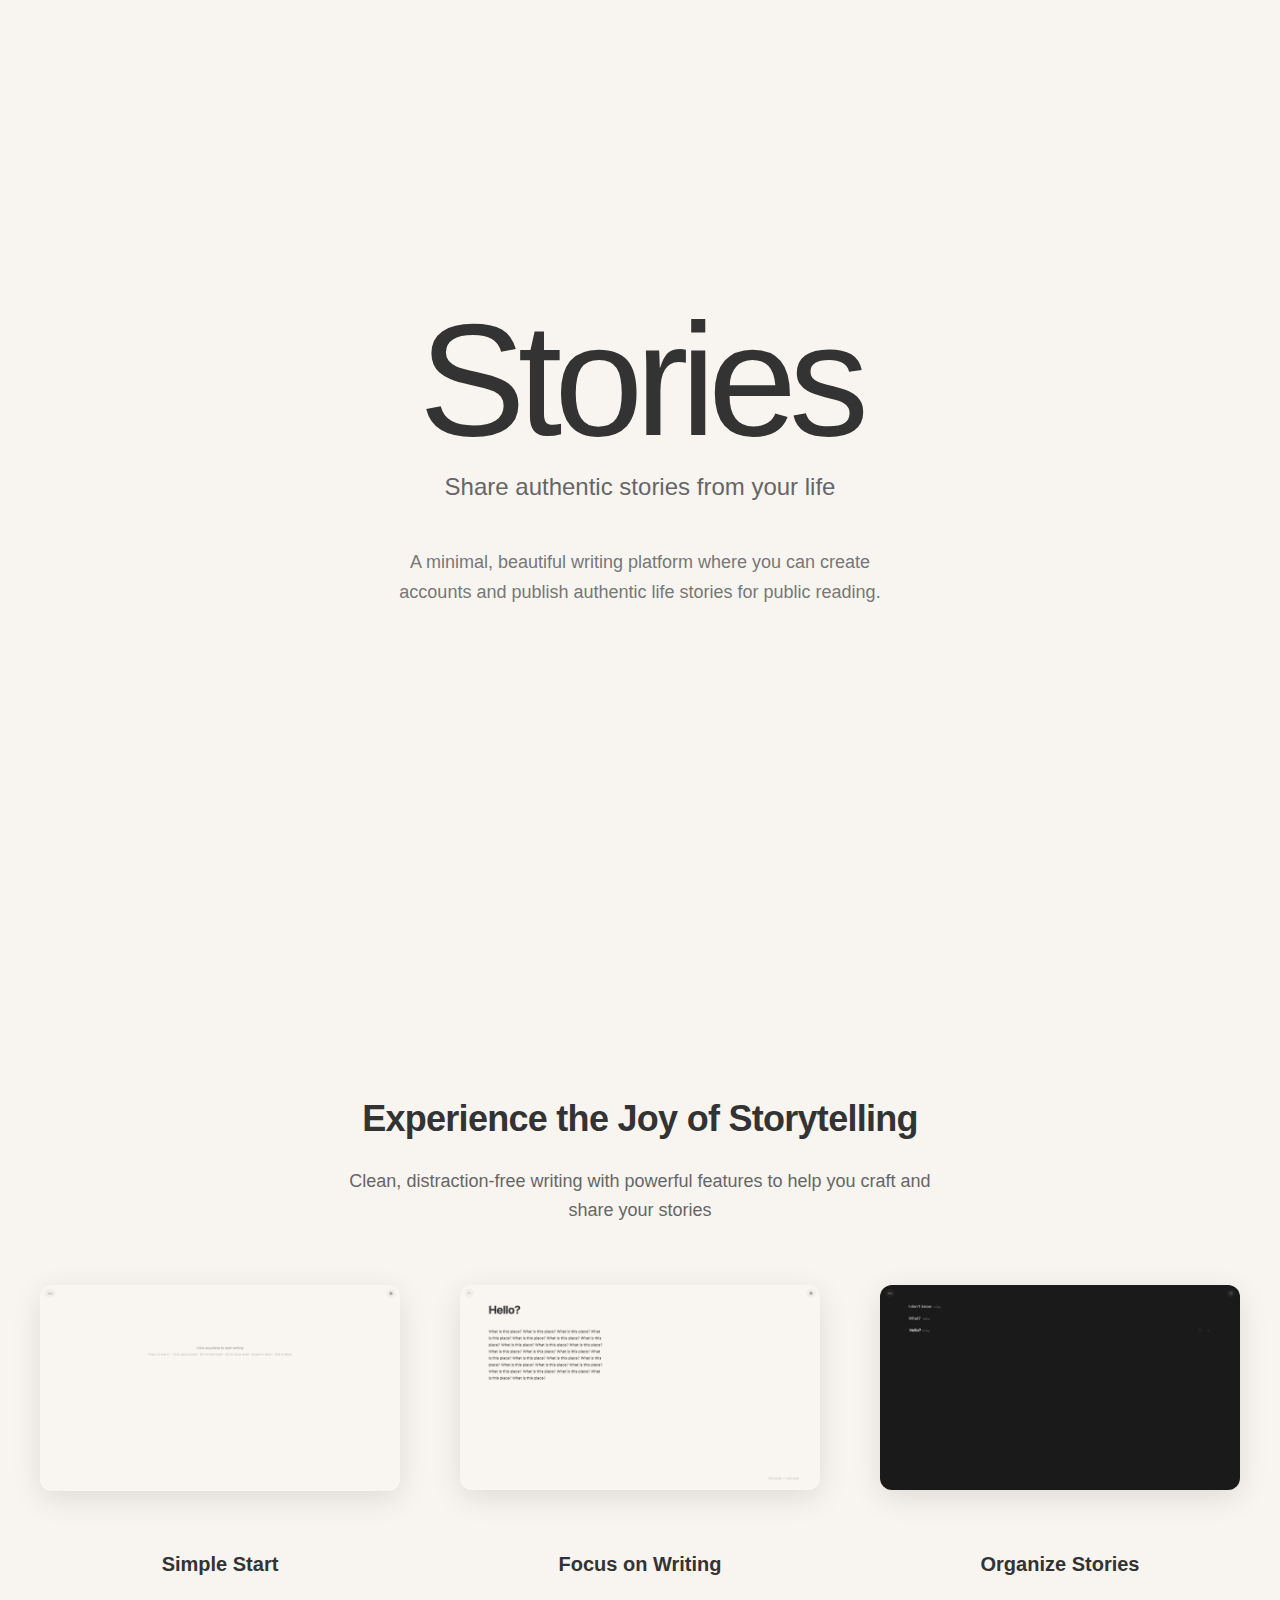
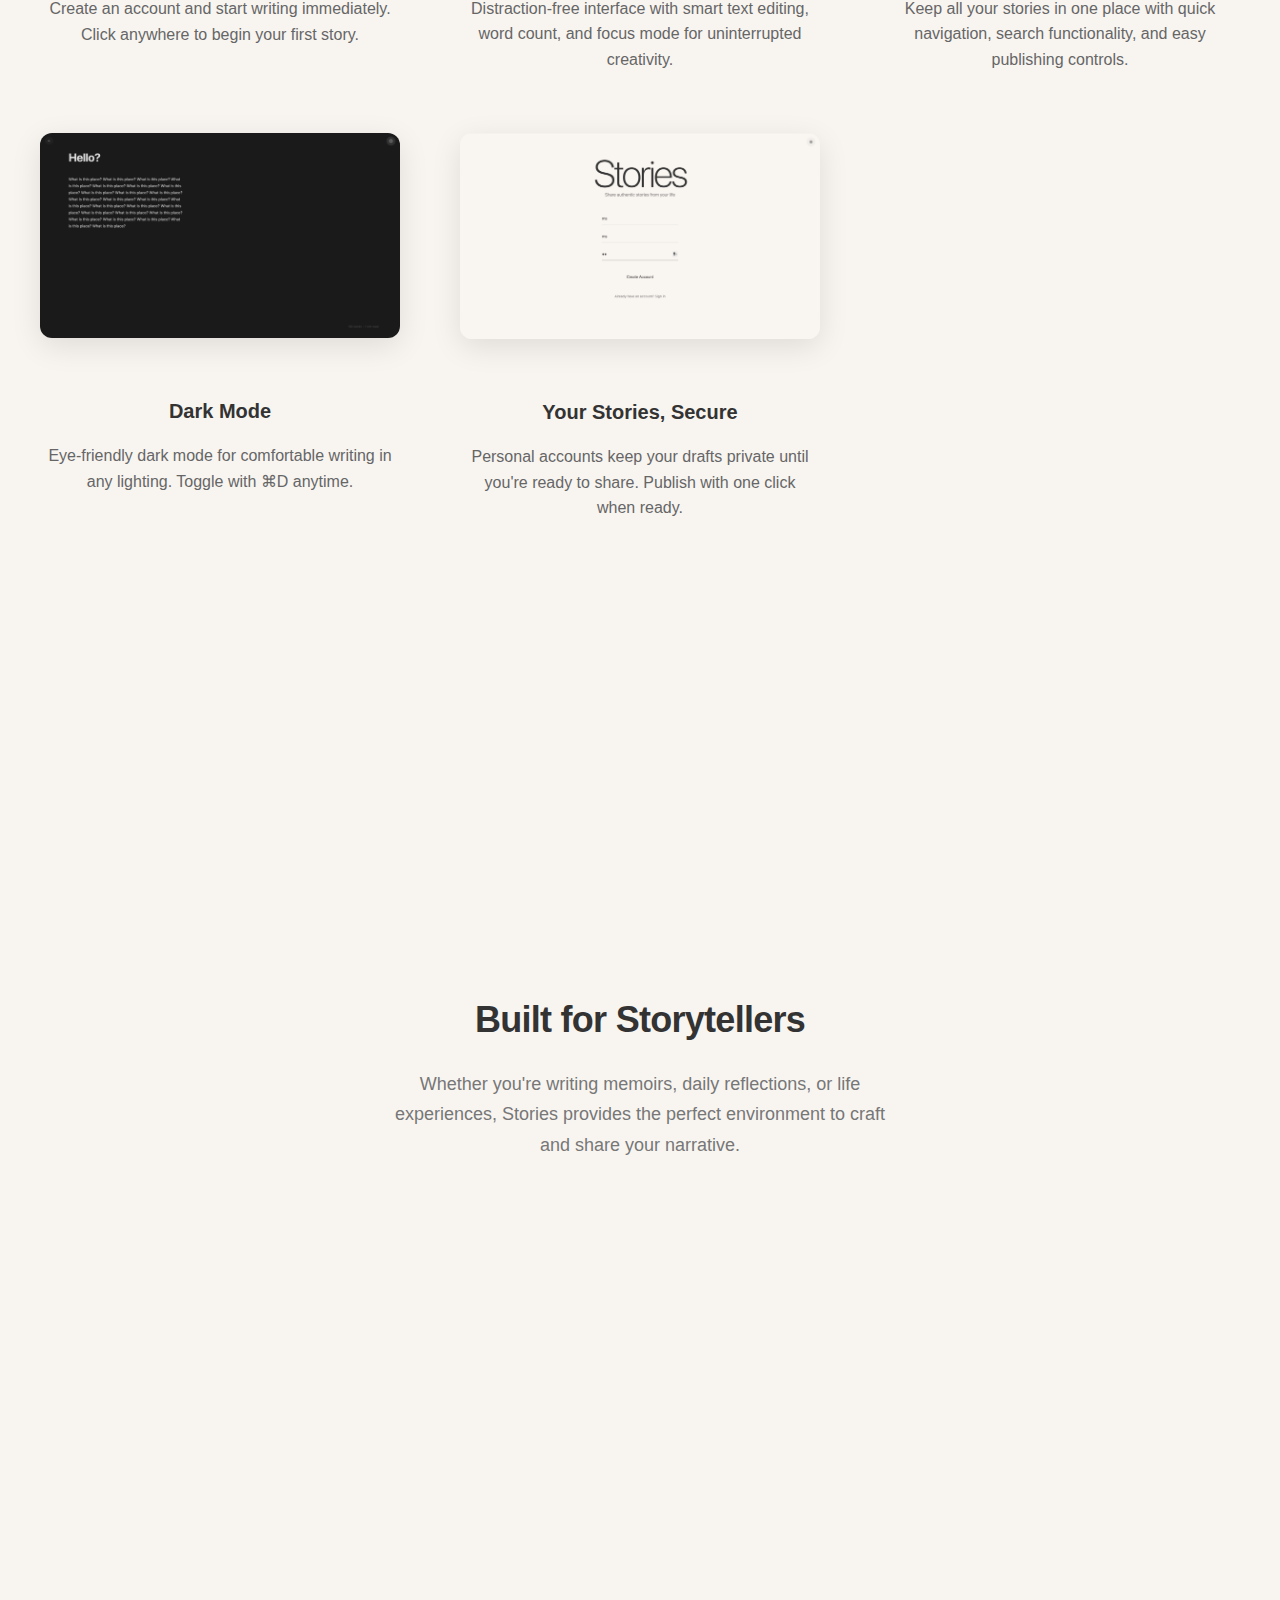
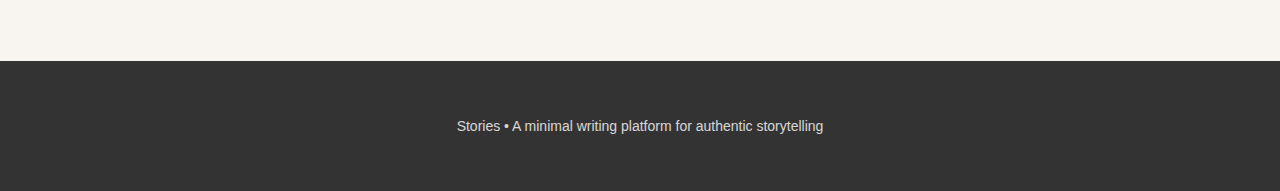
<file: docs/index.html>
<!DOCTYPE html>
<html lang="en">
<head>
    <meta charset="UTF-8">
    <meta name="viewport" content="width=device-width, initial-scale=1.0">
    <title>Stories - Share authentic stories from your life</title>
    <style>
        html, body {
            margin: 0;
            padding: 0;
            background-color: #f8f5f1;
            font-family: -apple-system, BlinkMacSystemFont, "Segoe UI", Roboto, sans-serif;
            line-height: 1.6;
            color: #333;
            scroll-behavior: smooth;
        }

        .hero {
            min-height: 100vh;
            display: flex;
            flex-direction: column;
            align-items: center;
            justify-content: center;
            text-align: center;
            padding: 40px 20px;
        }

        .hero-title {
            font-size: 160px;
            font-weight: 200;
            margin: 0 0 20px 0;
            color: #333;
            letter-spacing: -0.05em;
            line-height: 0.85;
        }

        .hero-subtitle {
            font-size: 24px;
            color: #666;
            margin: 0 0 40px 0;
            font-weight: 400;
            max-width: 600px;
        }

        .hero-description {
            font-size: 18px;
            color: #777;
            margin: 0 0 60px 0;
            max-width: 500px;
            line-height: 1.7;
        }

        .cta-button {
            background: #333;
            color: white;
            padding: 16px 32px;
            border: none;
            border-radius: 8px;
            font-size: 16px;
            font-weight: 500;
            cursor: pointer;
            transition: all 0.3s ease;
            text-decoration: none;
            display: inline-block;
        }

        .cta-button:hover {
            background: #555;
            transform: translateY(-2px);
            box-shadow: 0 5px 20px rgba(0, 0, 0, 0.2);
        }

        .features {
            padding: 80px 20px;
            max-width: 1200px;
            margin: 0 auto;
        }

        .features-grid {
            display: grid;
            grid-template-columns: repeat(auto-fit, minmax(300px, 1fr));
            gap: 60px;
            margin-top: 60px;
        }

        .feature {
            text-align: center;
        }

        .feature-image {
            width: 100%;
            max-width: 400px;
            height: auto;
            border-radius: 12px;
            box-shadow: 0 8px 30px rgba(0, 0, 0, 0.1);
            margin-bottom: 30px;
            transition: transform 0.3s ease;
        }

        .feature-image:hover {
            transform: scale(1.02);
        }

        .feature-title {
            font-size: 20px;
            font-weight: 600;
            color: #333;
            margin-bottom: 16px;
        }

        .feature-description {
            font-size: 16px;
            color: #666;
            line-height: 1.6;
            max-width: 350px;
            margin: 0 auto;
        }

        .section-title {
            font-size: 36px;
            font-weight: 600;
            color: #333;
            text-align: center;
            margin-bottom: 20px;
            letter-spacing: -0.02em;
        }

        .section-subtitle {
            font-size: 18px;
            color: #666;
            text-align: center;
            max-width: 600px;
            margin: 0 auto;
        }

        .footer {
            background: #333;
            color: white;
            padding: 40px 20px;
            text-align: center;
            margin-top: 80px;
        }

        .footer-text {
            font-size: 14px;
            opacity: 0.8;
        }

        @media (max-width: 768px) {
            .hero-title {
                font-size: 80px;
            }
            
            .hero-subtitle {
                font-size: 20px;
            }
            
            .hero-description {
                font-size: 16px;
            }
            
            .section-title {
                font-size: 28px;
            }
            
            .features-grid {
                grid-template-columns: 1fr;
                gap: 40px;
            }
        }
    </style>
</head>
<body>
    <section class="hero">
        <h1 class="hero-title">Stories</h1>
        <p class="hero-subtitle">Share authentic stories from your life</p>
        <p class="hero-description">
            A minimal, beautiful writing platform where you can create accounts 
            and publish authentic life stories for public reading.
        </p>
    </section>

    <section class="features">
        <h2 class="section-title">Experience the Joy of Storytelling</h2>
        <p class="section-subtitle">
            Clean, distraction-free writing with powerful features to help you craft and share your stories
        </p>
        
        <div class="features-grid">
            <div class="feature">
                <img src="start.png" alt="Getting started with Stories" class="feature-image">
                <h3 class="feature-title">Simple Start</h3>
                <p class="feature-description">
                    Create an account and start writing immediately. 
                    Click anywhere to begin your first story.
                </p>
            </div>
            
            <div class="feature">
                <img src="writing.png" alt="Clean writing interface" class="feature-image">
                <h3 class="feature-title">Focus on Writing</h3>
                <p class="feature-description">
                    Distraction-free interface with smart text editing, 
                    word count, and focus mode for uninterrupted creativity.
                </p>
            </div>
            
            <div class="feature">
                <img src="pages.png" alt="Manage your stories" class="feature-image">
                <h3 class="feature-title">Organize Stories</h3>
                <p class="feature-description">
                    Keep all your stories in one place with quick navigation, 
                    search functionality, and easy publishing controls.
                </p>
            </div>
            
            <div class="feature">
                <img src="dark.png" alt="Dark mode for comfortable writing" class="feature-image">
                <h3 class="feature-title">Dark Mode</h3>
                <p class="feature-description">
                    Eye-friendly dark mode for comfortable writing in any lighting. 
                    Toggle with ⌘D anytime.
                </p>
            </div>
            
            <div class="feature">
                <img src="login.png" alt="Secure user accounts" class="feature-image">
                <h3 class="feature-title">Your Stories, Secure</h3>
                <p class="feature-description">
                    Personal accounts keep your drafts private until you're ready to share. 
                    Publish with one click when ready.
                </p>
            </div>
        </div>
    </section>

    <section class="hero">
        <h2 class="section-title">Built for Storytellers</h2>
        <p class="hero-description">
            Whether you're writing memoirs, daily reflections, or life experiences, 
            Stories provides the perfect environment to craft and share your narrative.
        </p>
    </section>

    <footer class="footer">
        <p class="footer-text">
            Stories • A minimal writing platform for authentic storytelling
        </p>
    </footer>
</body>
</html>
</file>
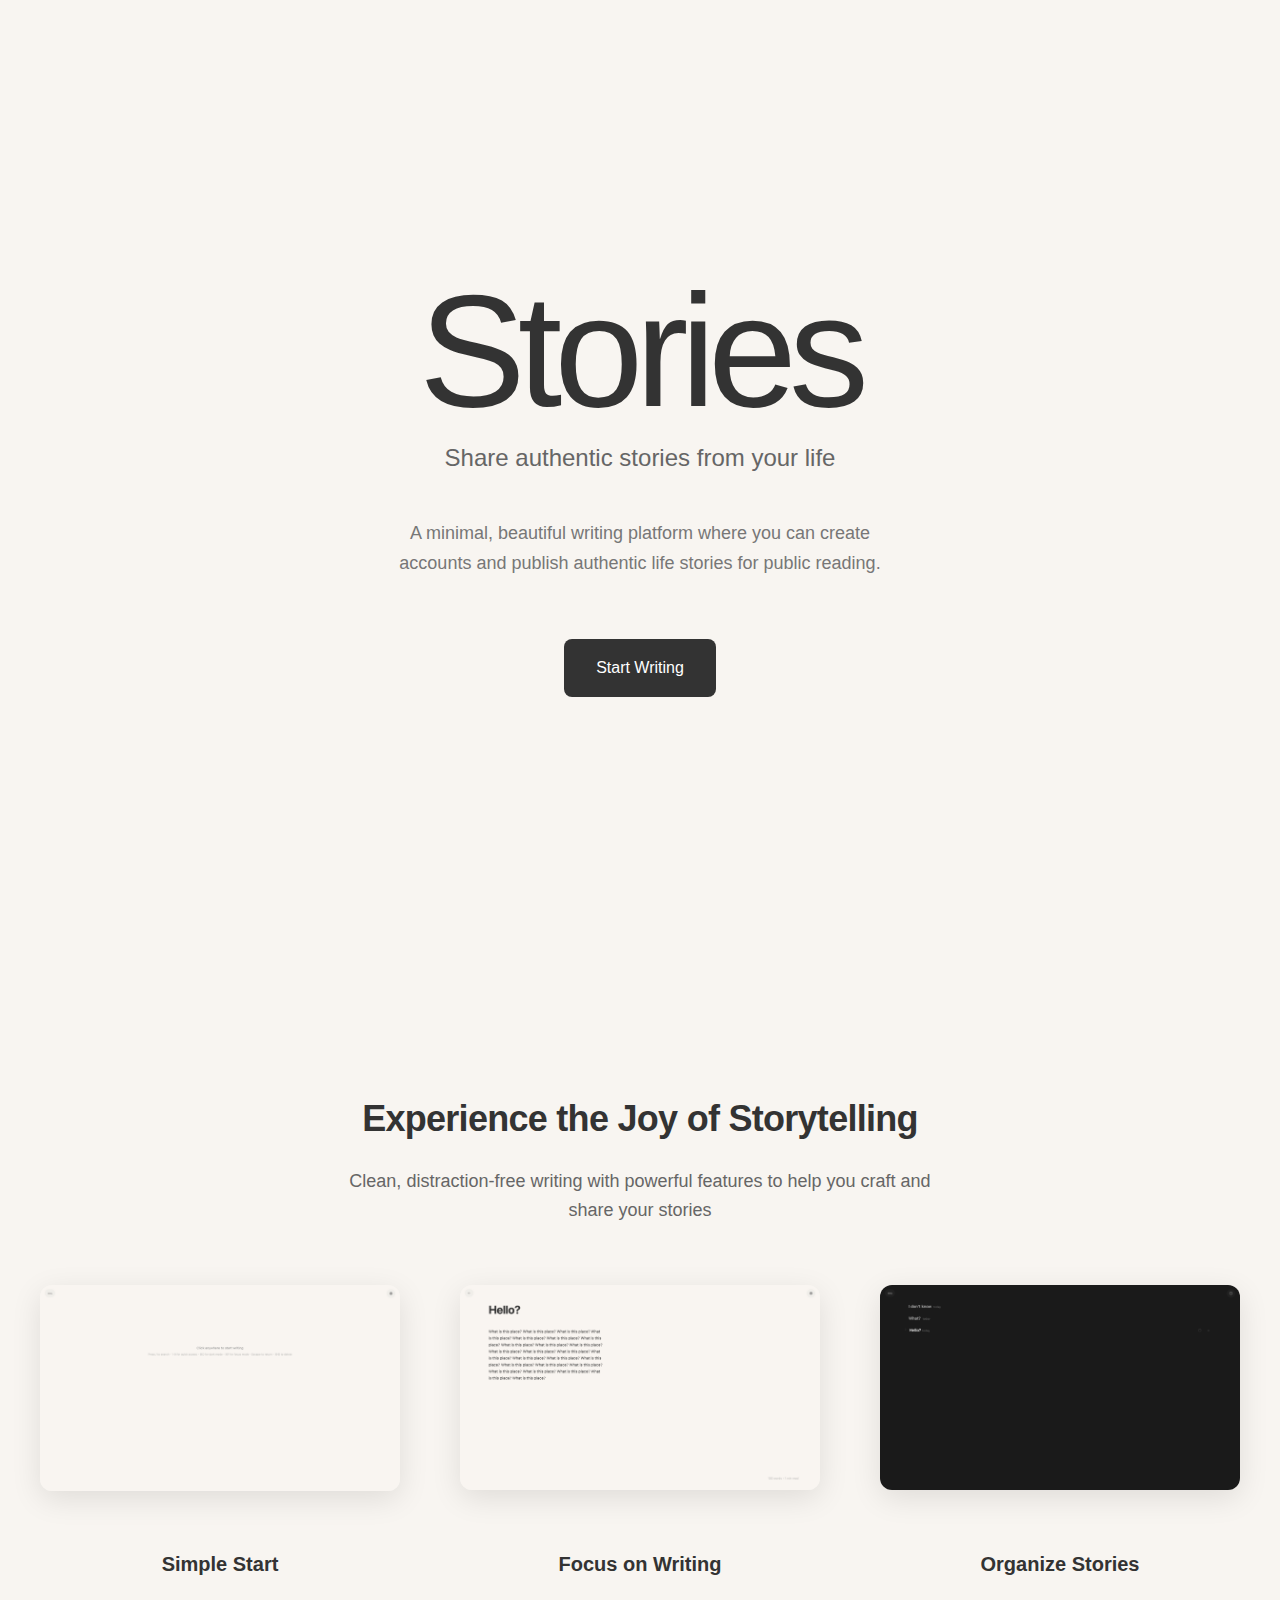
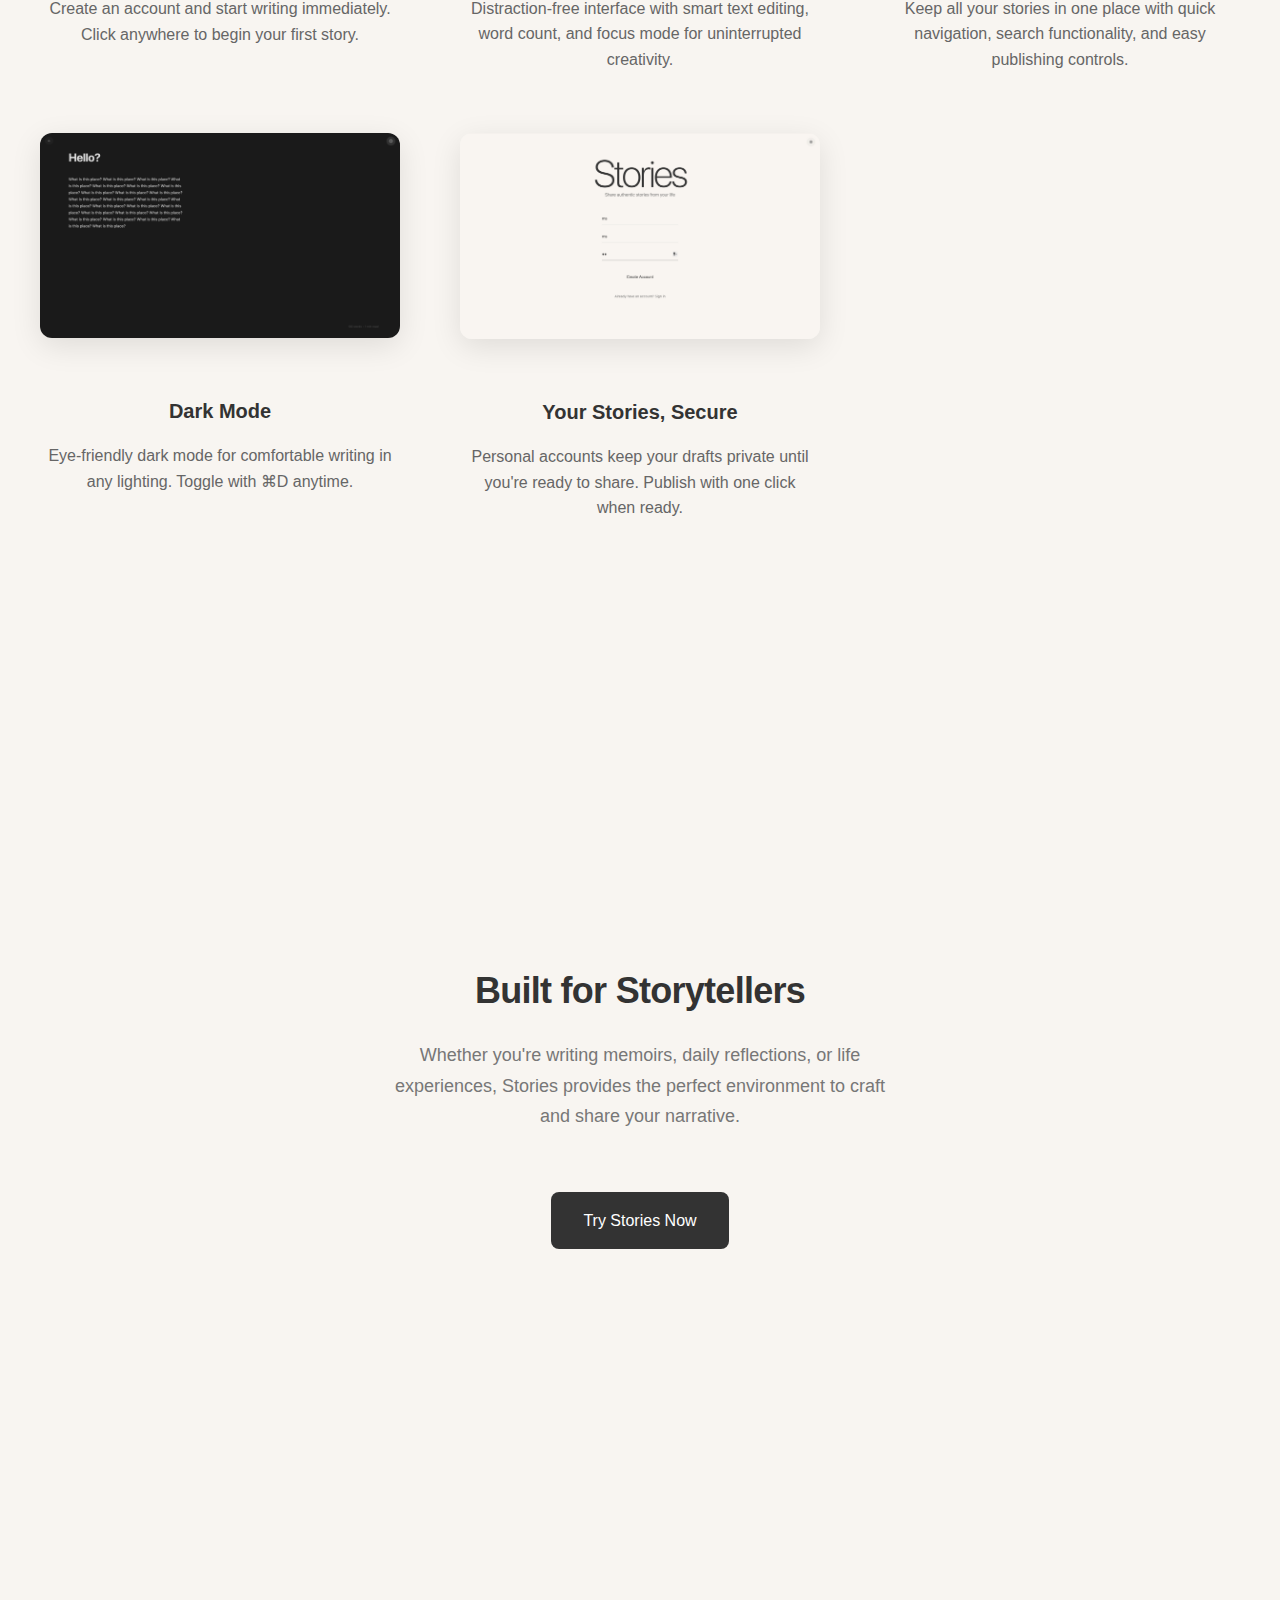
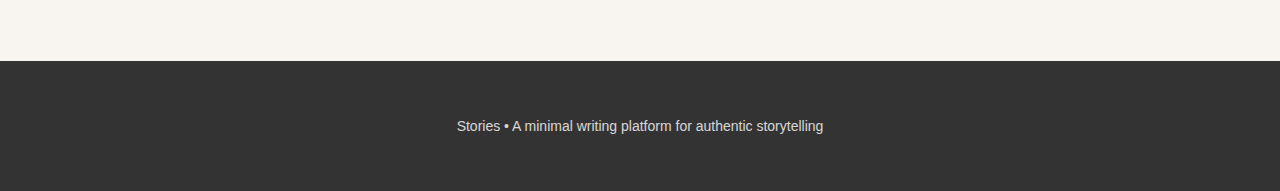
<file: landing.html>
<!DOCTYPE html>
<html lang="en">
<head>
    <meta charset="UTF-8">
    <meta name="viewport" content="width=device-width, initial-scale=1.0">
    <title>Stories - Share authentic stories from your life</title>
    <style>
        html, body {
            margin: 0;
            padding: 0;
            background-color: #f8f5f1;
            font-family: -apple-system, BlinkMacSystemFont, "Segoe UI", Roboto, sans-serif;
            line-height: 1.6;
            color: #333;
            scroll-behavior: smooth;
        }

        .hero {
            min-height: 100vh;
            display: flex;
            flex-direction: column;
            align-items: center;
            justify-content: center;
            text-align: center;
            padding: 40px 20px;
        }

        .hero-title {
            font-size: 160px;
            font-weight: 200;
            margin: 0 0 20px 0;
            color: #333;
            letter-spacing: -0.05em;
            line-height: 0.85;
        }

        .hero-subtitle {
            font-size: 24px;
            color: #666;
            margin: 0 0 40px 0;
            font-weight: 400;
            max-width: 600px;
        }

        .hero-description {
            font-size: 18px;
            color: #777;
            margin: 0 0 60px 0;
            max-width: 500px;
            line-height: 1.7;
        }

        .cta-button {
            background: #333;
            color: white;
            padding: 16px 32px;
            border: none;
            border-radius: 8px;
            font-size: 16px;
            font-weight: 500;
            cursor: pointer;
            transition: all 0.3s ease;
            text-decoration: none;
            display: inline-block;
        }

        .cta-button:hover {
            background: #555;
            transform: translateY(-2px);
            box-shadow: 0 5px 20px rgba(0, 0, 0, 0.2);
        }

        .features {
            padding: 80px 20px;
            max-width: 1200px;
            margin: 0 auto;
        }

        .features-grid {
            display: grid;
            grid-template-columns: repeat(auto-fit, minmax(300px, 1fr));
            gap: 60px;
            margin-top: 60px;
        }

        .feature {
            text-align: center;
        }

        .feature-image {
            width: 100%;
            max-width: 400px;
            height: auto;
            border-radius: 12px;
            box-shadow: 0 8px 30px rgba(0, 0, 0, 0.1);
            margin-bottom: 30px;
            transition: transform 0.3s ease;
        }

        .feature-image:hover {
            transform: scale(1.02);
        }

        .feature-title {
            font-size: 20px;
            font-weight: 600;
            color: #333;
            margin-bottom: 16px;
        }

        .feature-description {
            font-size: 16px;
            color: #666;
            line-height: 1.6;
            max-width: 350px;
            margin: 0 auto;
        }

        .section-title {
            font-size: 36px;
            font-weight: 600;
            color: #333;
            text-align: center;
            margin-bottom: 20px;
            letter-spacing: -0.02em;
        }

        .section-subtitle {
            font-size: 18px;
            color: #666;
            text-align: center;
            max-width: 600px;
            margin: 0 auto;
        }

        .footer {
            background: #333;
            color: white;
            padding: 40px 20px;
            text-align: center;
            margin-top: 80px;
        }

        .footer-text {
            font-size: 14px;
            opacity: 0.8;
        }

        @media (max-width: 768px) {
            .hero-title {
                font-size: 80px;
            }
            
            .hero-subtitle {
                font-size: 20px;
            }
            
            .hero-description {
                font-size: 16px;
            }
            
            .section-title {
                font-size: 28px;
            }
            
            .features-grid {
                grid-template-columns: 1fr;
                gap: 40px;
            }
        }
    </style>
</head>
<body>
    <section class="hero">
        <h1 class="hero-title">Stories</h1>
        <p class="hero-subtitle">Share authentic stories from your life</p>
        <p class="hero-description">
            A minimal, beautiful writing platform where you can create accounts 
            and publish authentic life stories for public reading.
        </p>
        <a href="index.html" class="cta-button">Start Writing</a>
    </section>

    <section class="features">
        <h2 class="section-title">Experience the Joy of Storytelling</h2>
        <p class="section-subtitle">
            Clean, distraction-free writing with powerful features to help you craft and share your stories
        </p>
        
        <div class="features-grid">
            <div class="feature">
                <img src="docs/start.png" alt="Getting started with Stories" class="feature-image">
                <h3 class="feature-title">Simple Start</h3>
                <p class="feature-description">
                    Create an account and start writing immediately. 
                    Click anywhere to begin your first story.
                </p>
            </div>
            
            <div class="feature">
                <img src="docs/writing.png" alt="Clean writing interface" class="feature-image">
                <h3 class="feature-title">Focus on Writing</h3>
                <p class="feature-description">
                    Distraction-free interface with smart text editing, 
                    word count, and focus mode for uninterrupted creativity.
                </p>
            </div>
            
            <div class="feature">
                <img src="docs/pages.png" alt="Manage your stories" class="feature-image">
                <h3 class="feature-title">Organize Stories</h3>
                <p class="feature-description">
                    Keep all your stories in one place with quick navigation, 
                    search functionality, and easy publishing controls.
                </p>
            </div>
            
            <div class="feature">
                <img src="docs/dark.png" alt="Dark mode for comfortable writing" class="feature-image">
                <h3 class="feature-title">Dark Mode</h3>
                <p class="feature-description">
                    Eye-friendly dark mode for comfortable writing in any lighting. 
                    Toggle with ⌘D anytime.
                </p>
            </div>
            
            <div class="feature">
                <img src="docs/login.png" alt="Secure user accounts" class="feature-image">
                <h3 class="feature-title">Your Stories, Secure</h3>
                <p class="feature-description">
                    Personal accounts keep your drafts private until you're ready to share. 
                    Publish with one click when ready.
                </p>
            </div>
        </div>
    </section>

    <section class="hero">
        <h2 class="section-title">Built for Storytellers</h2>
        <p class="hero-description">
            Whether you're writing memoirs, daily reflections, or life experiences, 
            Stories provides the perfect environment to craft and share your narrative.
        </p>
        <a href="index.html" class="cta-button">Try Stories Now</a>
    </section>

    <footer class="footer">
        <p class="footer-text">
            Stories • A minimal writing platform for authentic storytelling
        </p>
    </footer>
</body>
</html>
</file>
